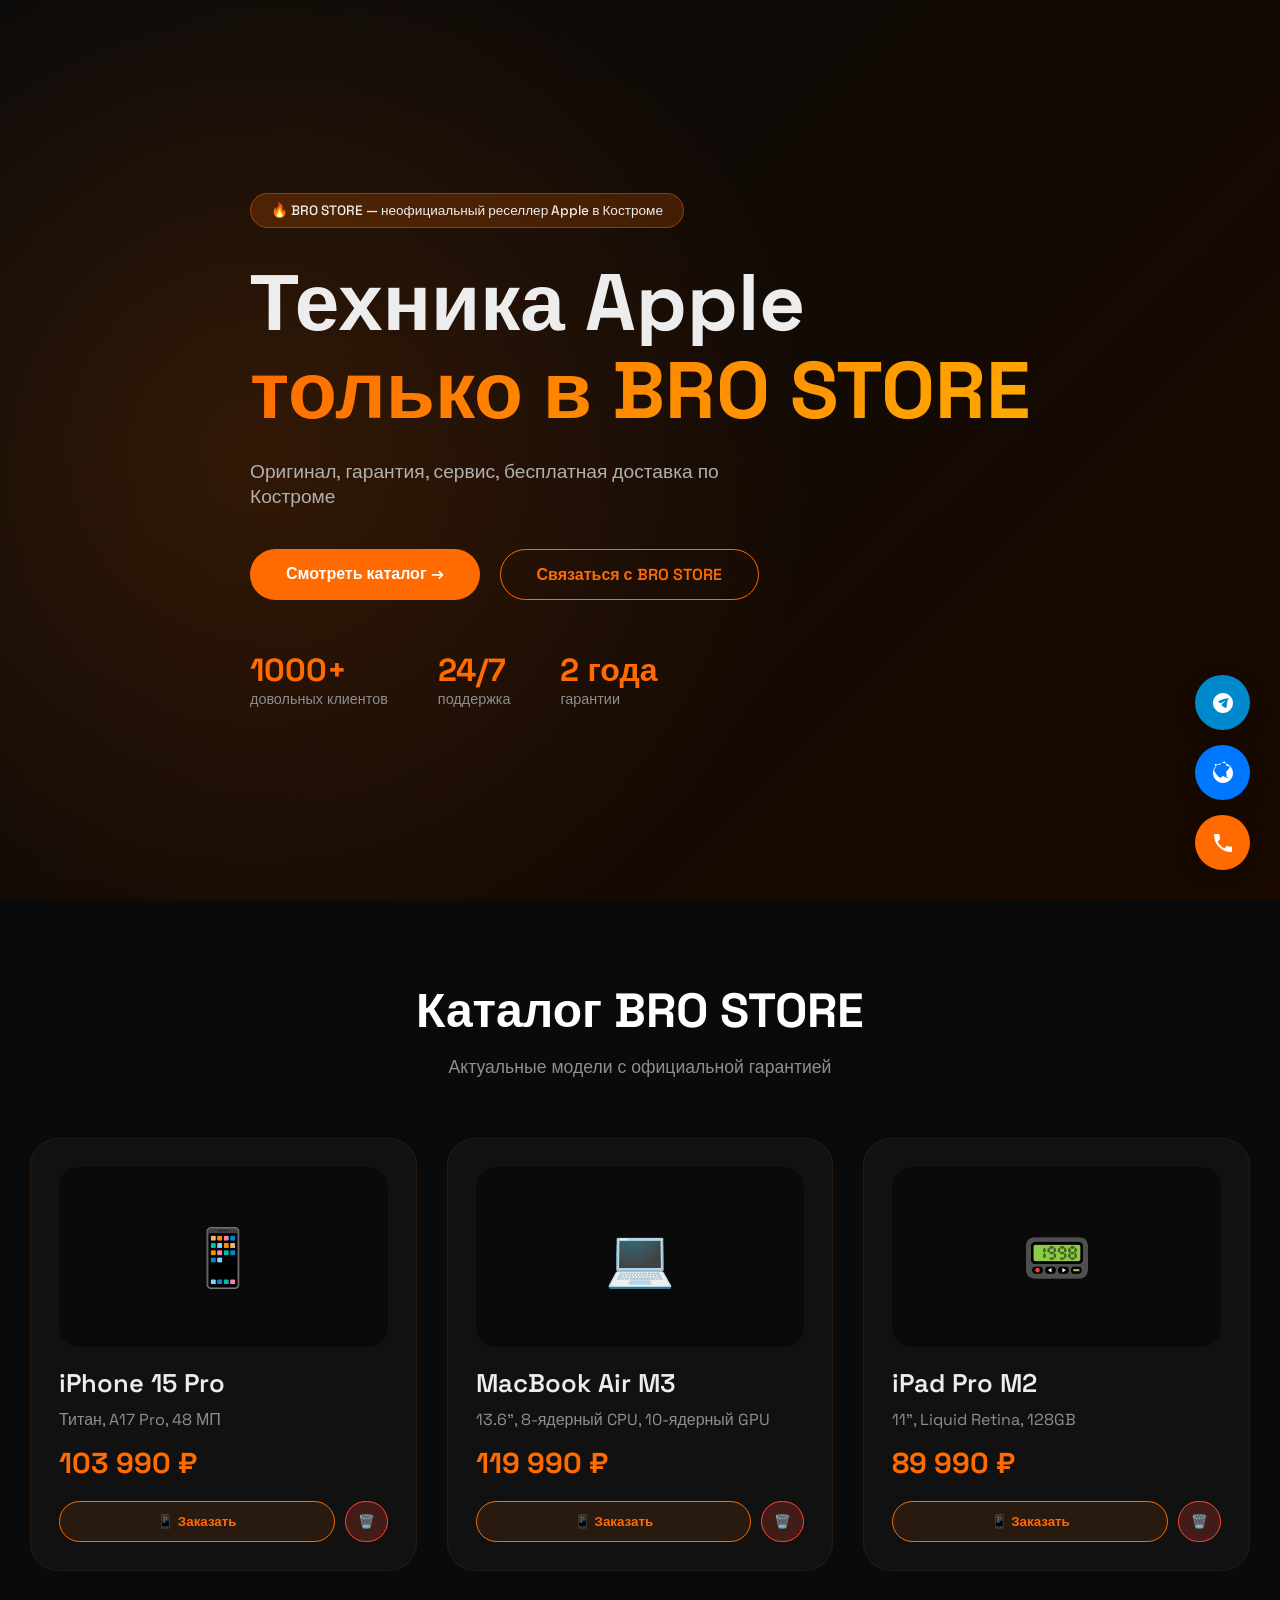
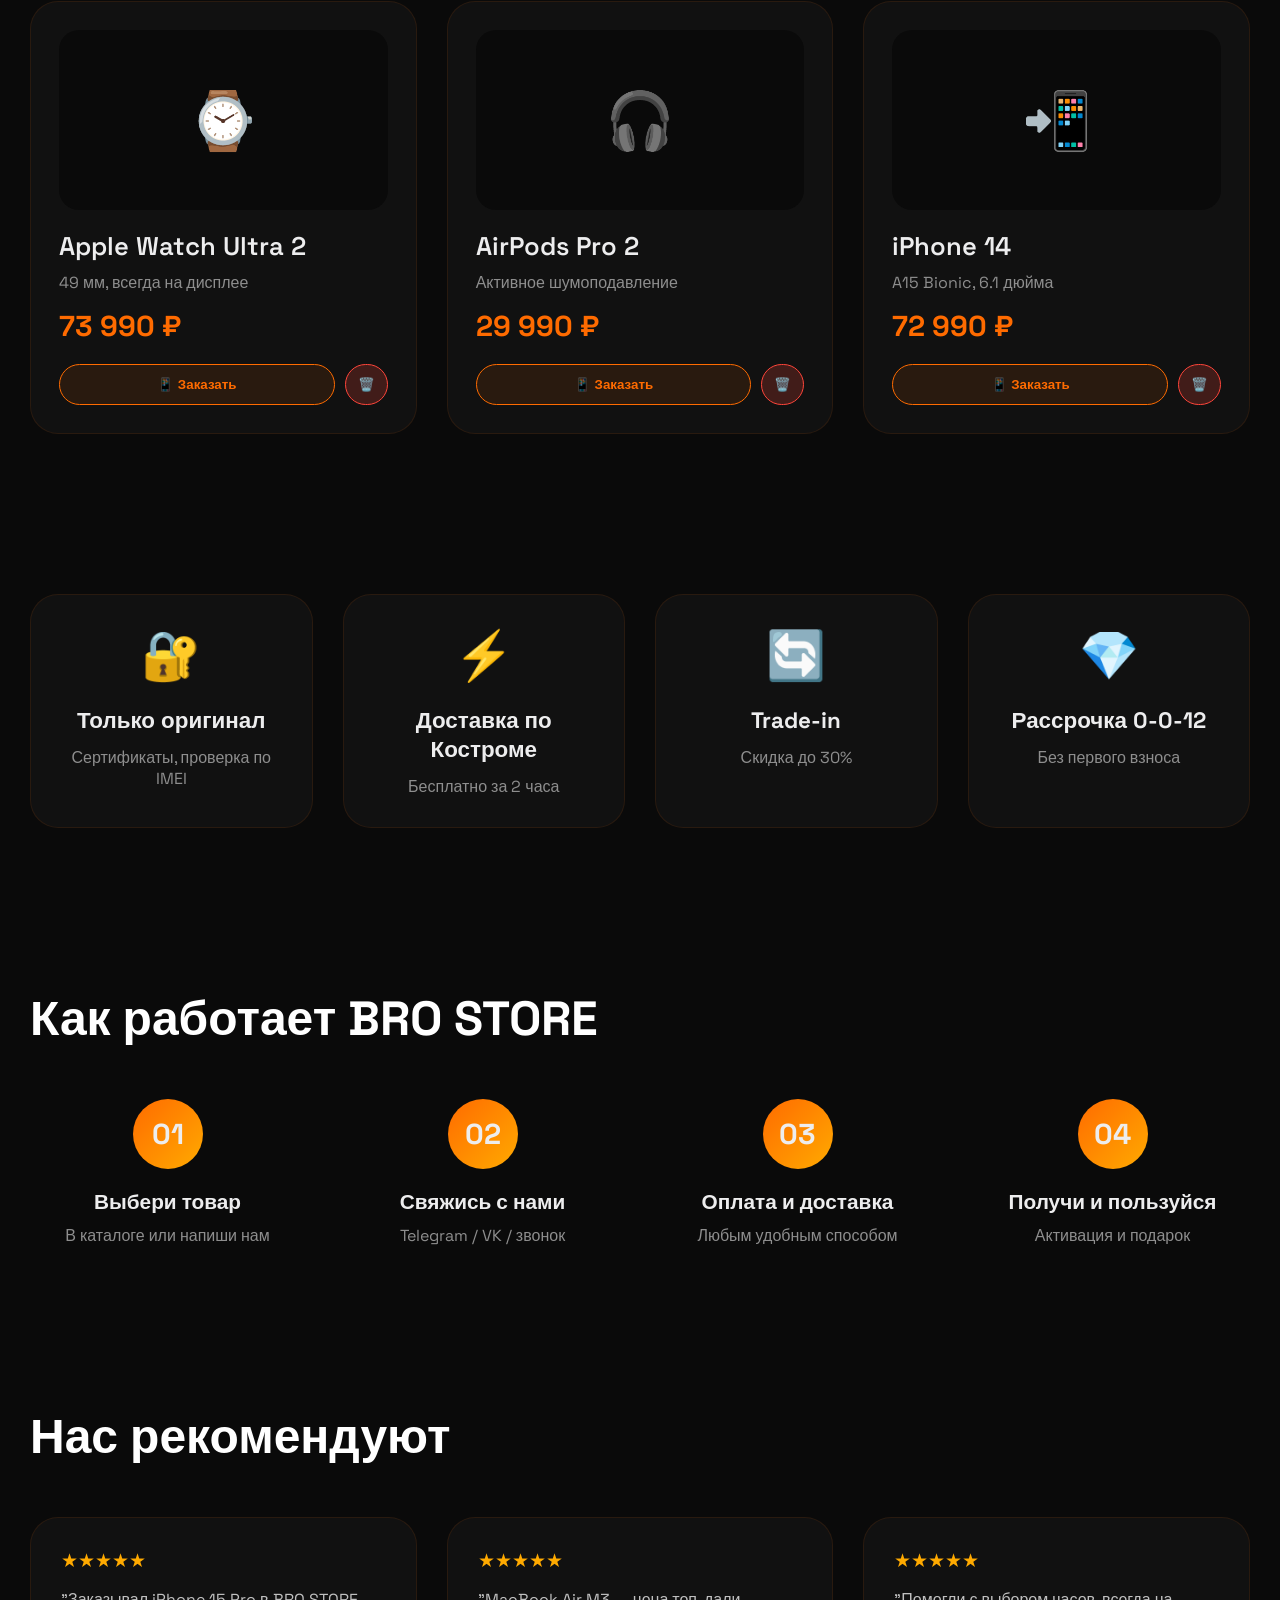
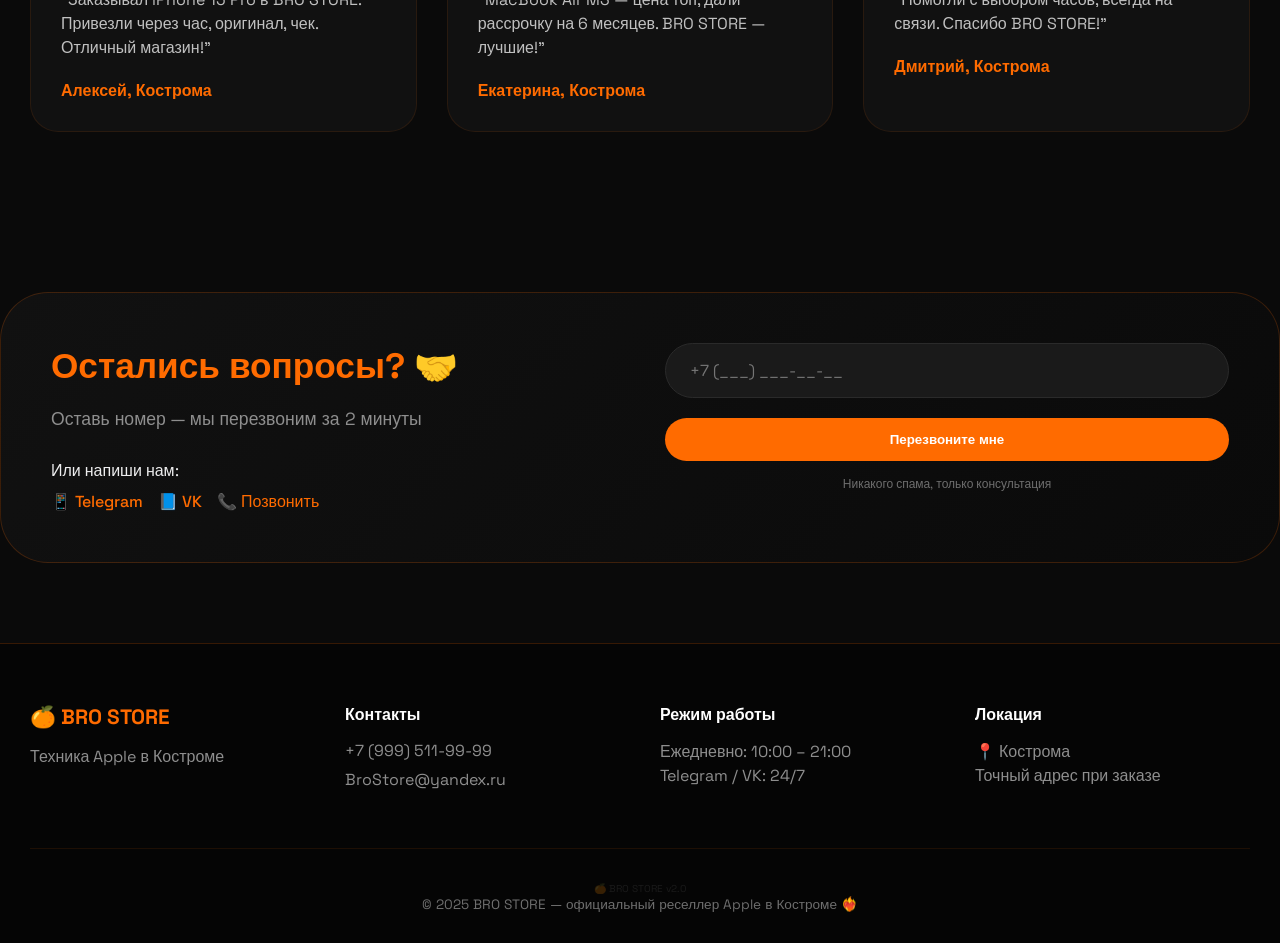
<file: index.html>
<!DOCTYPE html>
<html lang="ru">
<head>
    <meta charset="UTF-8">
    <meta name="viewport" content="width=device-width, initial-scale=1.0">
    <title>BRO STORE | Оранжевая техника Apple в Костроме</title>
    <link rel="stylesheet" href="style.css">
    <link href="https://fonts.googleapis.com/css2?family=Space+Grotesk:wght@300;400;500;600;700&display=swap" rel="stylesheet">
</head>
<body>

    <!-- КНОПКИ МЕССЕНДЖЕРОВ (Telegram + VK) -->
    <div class="floating-messengers">
        <a href="https://t.me/bro_store_apple" target="_blank" class="messenger-btn tg" title="Telegram">
            <svg viewBox="0 0 24 24" width="24" height="24"><path fill="white" d="M12 2C6.48 2 2 6.48 2 12s4.48 10 10 10 10-4.48 10-10S17.52 2 12 2zm4.64 6.8c-.15 1.58-.8 5.42-1.13 7.19-.14.75-.42 1-.68 1.03-.58.05-1.02-.38-1.58-.75-.88-.6-1.38-.97-2.23-1.56-.99-.69-.35-1.07.22-1.69.15-.15 2.76-2.53 2.81-2.74.01-.03.02-.14-.06-.2-.08-.06-.2-.04-.28-.02-.12.02-2.02 1.28-2.85 1.81-.27.18-.52.27-.74.27-.24 0-.63-.12-.93-.22-.37-.12-.83-.26-1.2-.41-.47-.19-.85-.46-.75-.94.05-.26.39-.53.98-.81 1.97-.86 4.42-1.7 6.44-2.22 1.52-.39 1.83-.32 2.18-.32.2 0 .51.05.74.27.16.15.21.36.18.57z"/></svg>
        </a>
        <a href="https://vk.me/bro_store_apple" target="_blank" class="messenger-btn vk" title="VK">
            <svg viewBox="0 0 24 24" width="24" height="24" fill="white"><path d="M12 2C6.48 2 2 6.48 2 12s4.48 10 10 10 10-4.48 10-10S17.52 2 12 2zm5.48 15.2c-.2.2-.5.2-.9.1-1.2-.3-2.4-1-3.5-1.8-.3-.2-.6-.4-.9-.5-.3-.1-.5 0-.7.2l-1.5 1.4c-.2.2-.4.3-.7.1-1.2-.6-2.2-1.5-3.1-2.5-1.5-1.5-2.5-3.2-3.2-5.1-.1-.3 0-.5.2-.7l1.3-1.3c.2-.2.3-.5.2-.8l-.8-2.3c-.1-.3 0-.6.2-.8.2-.2.5-.3.8-.1l2.3.9c.3.1.6.1.9-.1l4.5-3.2c.3-.2.7-.2 1-.1.3.1.5.4.6.7l.9 2.8c.1.3.3.5.6.6l2.5.7c.3.1.5.3.6.6.1.3 0 .6-.2.8l-3.2 3.8c-.2.2-.3.5-.2.8.3 1.1.4 2.2.3 3.3 0 .4-.1.7-.3.9z"/></svg>
        </a>
        <a href="tel:+79995119999" class="messenger-btn call" title="Позвонить">
            <svg viewBox="0 0 24 24" width="24" height="24"><path fill="white" d="M6.62 10.79c1.44 2.83 3.76 5.14 6.59 6.59l2.2-2.2c.27-.27.67-.36 1.02-.24 1.12.37 2.33.57 3.57.57.55 0 1 .45 1 1V20c0 .55-.45 1-1 1-9.39 0-17-7.61-17-17 0-.55.45-1 1-1h3.5c.55 0 1 .45 1 1 0 1.25.2 2.45.57 3.57.11.35.03.74-.25 1.02l-2.2 2.2z"/></svg>
        </a>
    </div>

    <!-- HERO -->
    <section class="hero">
        <div class="hero-bg-animation"></div>
        <div class="container hero-content">
            <div class="hero-badge">🔥 BRO STORE — неофициальный реселлер Apple в Костроме</div>
            <h1 class="hero-title">Техника Apple<br><span class="gradient-text">только в BRO STORE</span></h1>
            <p class="hero-description">Оригинал, гарантия, сервис, бесплатная доставка по Костроме</p>
            <div class="hero-buttons">
                <a href="#catalog" class="btn-primary">Смотреть каталог →</a>
                <a href="#contact" class="btn-secondary">Связаться с BRO STORE</a>
            </div>
            <div class="hero-stats">
                <div class="stat"><span>1000+</span><p>довольных клиентов</p></div>
                <div class="stat"><span>24/7</span><p>поддержка</p></div>
                <div class="stat"><span>2 года</span><p>гарантии</p></div>
            </div>
        </div>
    </section>

    <!-- АДМИН-ПАНЕЛЬ (СКРЫТА) -->
    <section class="admin-panel" id="adminPanel">
        <div class="container">
            <div class="admin-header">
                <h2>🛠️ BRO STORE — управление</h2>
                <p>Добавляй, удаляй и меняй товары</p>
            </div>
            <div class="admin-form">
                <input type="text" id="productName" placeholder="Название (iPhone 15 Pro)" class="admin-input">
                <input type="text" id="productDesc" placeholder="Описание (Титан, A17 Pro)" class="admin-input">
                <input type="text" id="productPrice" placeholder="Цена (103 990 ₽)" class="admin-input">
                <select id="productCategory" class="admin-input">
                    <option value="iPhone">iPhone</option>
                    <option value="Mac">Mac</option>
                    <option value="iPad">iPad</option>
                    <option value="Watch">Watch</option>
                    <option value="Audio">Audio</option>
                </select>
                <button onclick="addProduct()" class="btn-primary">➕ Добавить товар</button>
                <button onclick="logoutAdmin()" class="btn-logout">🚪 Выйти из панели</button>
            </div>
        </div>
    </section>

    <!-- КАТАЛОГ -->
    <section id="catalog" class="catalog">
        <div class="container">
            <div class="section-header">
                <h2 class="section-title">Каталог BRO STORE</h2>
                <p class="section-subtitle">Актуальные модели с официальной гарантией</p>
            </div>
            <div class="products-grid" id="productsGrid">
                <!-- товары из JS -->
            </div>
        </div>
    </section>

    <!-- ПРЕИМУЩЕСТВА -->
    <section class="features">
        <div class="container">
            <div class="features-grid">
                <div class="feature-card">
                    <div class="feature-icon">🔐</div>
                    <h3>Только оригинал</h3>
                    <p>Сертификаты, проверка по IMEI</p>
                </div>
                <div class="feature-card">
                    <div class="feature-icon">⚡</div>
                    <h3>Доставка по Костроме</h3>
                    <p>Бесплатно за 2 часа</p>
                </div>
                <div class="feature-card">
                    <div class="feature-icon">🔄</div>
                    <h3>Trade-in</h3>
                    <p>Скидка до 30%</p>
                </div>
                <div class="feature-card">
                    <div class="feature-icon">💎</div>
                    <h3>Рассрочка 0-0-12</h3>
                    <p>Без первого взноса</p>
                </div>
            </div>
        </div>
    </section>

    <!-- КАК МЫ РАБОТАЕМ -->
    <section class="how-it-works">
        <div class="container">
            <h2 class="section-title">Как работает BRO STORE</h2>
            <div class="steps">
                <div class="step">
                    <div class="step-number">01</div>
                    <h3>Выбери товар</h3>
                    <p>В каталоге или напиши нам</p>
                </div>
                <div class="step">
                    <div class="step-number">02</div>
                    <h3>Свяжись с нами</h3>
                    <p>Telegram / VK / звонок</p>
                </div>
                <div class="step">
                    <div class="step-number">03</div>
                    <h3>Оплата и доставка</h3>
                    <p>Любым удобным способом</p>
                </div>
                <div class="step">
                    <div class="step-number">04</div>
                    <h3>Получи и пользуйся</h3>
                    <p>Активация и подарок</p>
                </div>
            </div>
        </div>
    </section>

    <!-- ОТЗЫВЫ -->
    <section class="reviews">
        <div class="container">
            <h2 class="section-title">Нас рекомендуют</h2>
            <div class="reviews-grid">
                <div class="review-card">
                    <div class="review-stars">★★★★★</div>
                    <p>"Заказывал iPhone 15 Pro в BRO STORE. Привезли через час, оригинал, чек. Отличный магазин!"</p>
                    <h4>Алексей, Кострома</h4>
                </div>
                <div class="review-card">
                    <div class="review-stars">★★★★★</div>
                    <p>"MacBook Air M3 — цена топ, дали рассрочку на 6 месяцев. BRO STORE — лучшие!"</p>
                    <h4>Екатерина, Кострома</h4>
                </div>
                <div class="review-card">
                    <div class="review-stars">★★★★★</div>
                    <p>"Помогли с выбором часов, всегда на связи. Спасибо BRO STORE!"</p>
                    <h4>Дмитрий, Кострома</h4>
                </div>
            </div>
        </div>
    </section>

    <!-- ФОРМА СВЯЗИ (ТОЛЬКО ТЕЛЕФОН) -->
    <section id="contact" class="contact">
        <div class="container contact-container">
            <div class="contact-info">
                <h2 class="contact-title">Остались вопросы? 🤝</h2>
                <p class="contact-text">Оставь номер — мы перезвоним за 2 минуты</p>
                <div class="contact-messengers">
                    <p>Или напиши нам:</p>
                    <div class="messenger-links">
                        <a href="https://t.me/bro_store_apple" target="_blank">📱 Telegram</a>
                        <a href="https://vk.me/bro_store_apple" target="_blank">📘 VK</a>
                        <a href="tel:+79995119999" class="call-link">📞 Позвонить</a>
                    </div>
                </div>
            </div>
            <div class="contact-form">
                <form id="callbackForm" onsubmit="event.preventDefault(); alert('Спасибо! Мы свяжемся с вами в ближайшее время.'); this.reset();">
                    <input type="tel" class="form-input" placeholder="+7 (___) ___-__-__" required>
                    <button type="submit" class="btn-primary full-width">Перезвоните мне</button>
                    <p class="form-note">Никакого спама, только консультация</p>
                </form>
            </div>
        </div>
    </section>

    <!-- ФУТЕР -->
    <footer class="footer">
        <div class="container">
            <div class="footer-grid">
                <div>
                    <h3>🍊 BRO STORE</h3>
                    <p>Техника Apple в Костроме</p>
                </div>
                <div>
                    <h4>Контакты</h4>
                    <a href="tel:+79995119999">+7 (999) 511-99-99</a>
                    <a href="mailto:BroStore@yandex.ru">BroStore@yandex.ru</a>
                </div>
                <div>
                    <h4>Режим работы</h4>
                    <p>Ежедневно: 10:00 – 21:00</p>
                    <p>Telegram / VK: 24/7</p>
                </div>
                <div>
                    <h4>Локация</h4>
                    <p>📍 Кострома</p>
                    <p>Точный адрес при заказе</p>
                </div>
            </div>
            <div class="footer-copyright">
                <div id="adminSecretZone" style="cursor: pointer; display: inline-block;" title="зона для админа">
                    <span style="opacity: 0.2; font-size: 10px;">🍊 BRO STORE v2.0</span>
                </div>
                <p>© 2025 BRO STORE — официальный реселлер Apple в Костроме ❤️‍🔥</p>
            </div>
        </div>
    </footer>

    <script>
        // ========== ЗАЩИТА АДМИН-ПАНЕЛИ ==========
        const adminPanel = document.getElementById('adminPanel');
        const secretZone = document.getElementById('adminSecretZone');
        
        adminPanel.style.display = 'none';
        
        function showAdminPanelWithPassword() {
            const password = prompt('🔐 Введите пароль администратора:');
            if (password === 'BRO2025') {
                adminPanel.style.display = 'block';
                adminPanel.scrollIntoView({ behavior: 'smooth', block: 'start' });
                alert('✅ Добро пожаловать в панель управления BRO STORE');
            } else if (password !== null) {
                alert('❌ Неверный пароль');
            }
        }
        
        window.logoutAdmin = function() {
            adminPanel.style.display = 'none';
            alert('🔒 Выход из панели управления');
        }
        
        if (secretZone) {
            secretZone.addEventListener('dblclick', showAdminPanelWithPassword);
        }
        
        // ========== ТОВАРЫ ==========
        let products = JSON.parse(localStorage.getItem('broStoreProducts')) || [
            { id: 1, name: "iPhone 15 Pro", desc: "Титан, A17 Pro, 48 МП", price: "103 990 ₽", category: "iPhone", img: "📱" },
            { id: 2, name: "MacBook Air M3", desc: "13.6\", 8‑ядерный CPU, 10‑ядерный GPU", price: "119 990 ₽", category: "Mac", img: "💻" },
            { id: 3, name: "iPad Pro M2", desc: "11\", Liquid Retina, 128GB", price: "89 990 ₽", category: "iPad", img: "📟" },
            { id: 4, name: "Apple Watch Ultra 2", desc: "49 мм, всегда на дисплее", price: "73 990 ₽", category: "Watch", img: "⌚️" },
            { id: 5, name: "AirPods Pro 2", desc: "Активное шумоподавление", price: "29 990 ₽", category: "Audio", img: "🎧" },
            { id: 6, name: "iPhone 14", desc: "A15 Bionic, 6.1 дюйма", price: "72 990 ₽", category: "iPhone", img: "📲" }
        ];

        function saveProducts() {
            localStorage.setItem('broStoreProducts', JSON.stringify(products));
        }

        function renderProducts() {
            const grid = document.getElementById('productsGrid');
            if (!grid) return;
            grid.innerHTML = products.map(product => `
                <div class="product-card" data-id="${product.id}">
                    <div class="product-image">
                        <div class="image-placeholder" style="font-size: 3.5rem;">${product.img}</div>
                    </div>
                    <h3 class="product-title">${product.name}</h3>
                    <p class="product-desc">${product.desc}</p>
                    <div class="product-price">${product.price}</div>
                    <div class="product-actions">
                        <button class="btn-outline order-btn" onclick="orderViaManager('${product.name.replace(/'/g, "\\'")}')">📱 Заказать</button>
                        <button class="btn-delete" onclick="deleteProduct(${product.id})" title="Удалить товар">🗑️</button>
                    </div>
                </div>
            `).join('');
        }

        window.addProduct = function() {
            const name = document.getElementById('productName').value.trim();
            const desc = document.getElementById('productDesc').value.trim();
            const price = document.getElementById('productPrice').value.trim();
            const category = document.getElementById('productCategory').value;
            
            if (!name || !desc || !price) {
                alert('⚠️ Заполните все поля!');
                return;
            }
            
            const newId = products.length > 0 ? Math.max(...products.map(p => p.id)) + 1 : 7;
            const emojiMap = { iPhone: "📱", Mac: "💻", iPad: "📟", Watch: "⌚️", Audio: "🎧" };
            
            products.push({
                id: newId,
                name: name,
                desc: desc,
                price: price,
                category: category,
                img: emojiMap[category] || "📱"
            });
            
            saveProducts();
            renderProducts();
            
            document.getElementById('productName').value = '';
            document.getElementById('productDesc').value = '';
            document.getElementById('productPrice').value = '';
            alert('✅ Товар добавлен в каталог BRO STORE');
        }
        
        window.deleteProduct = function(id) {
            if (confirm('🗑️ Удалить товар?')) {
                products = products.filter(p => p.id !== id);
                saveProducts();
                renderProducts();
                alert('Товар удалён');
            }
        }
        
        window.orderViaManager = function(productName) {
            const message = `Здравствуйте! Хочу заказать ${productName} в BRO STORE. Доставка в Кострому.`;
            const encodedMessage = encodeURIComponent(message);
            window.open(`https://t.me/bro_store_apple?text=${encodedMessage}`, '_blank');
        }
        
        // ========== АНИМАЦИЯ ==========
        const observerOptions = { threshold: 0.1, rootMargin: "0px 0px -50px 0px" };
        const observer = new IntersectionObserver((entries) => {
            entries.forEach(entry => {
                if (entry.isIntersecting) {
                    entry.target.style.opacity = '1';
                    entry.target.style.transform = 'translateY(0)';
                }
            });
        }, observerOptions);
        
        document.querySelectorAll('.product-card, .feature-card, .step, .review-card, .contact-container').forEach(el => {
            el.style.opacity = '0';
            el.style.transform = 'translateY(30px)';
            el.style.transition = 'opacity 0.6s cubic-bezier(0.2, 0.9, 0.4, 1.1), transform 0.6s ease';
            observer.observe(el);
        });
        
        renderProducts();
    </script>
</body>
</html>
</file>
<file: style.css>
* {
    margin: 0;
    padding: 0;
    box-sizing: border-box;
}

body {
    font-family: 'Space Grotesk', sans-serif;
    background: #0a0a0a;
    color: #ededee;
    scroll-behavior: smooth;
    overflow-x: hidden;
}

.container {
    max-width: 1300px;
    margin: 0 auto;
    padding: 0 30px;
}

/* ========== ПЛАВАЮЩИЕ МЕССЕНДЖЕРЫ ========== */
.floating-messengers {
    position: fixed;
    bottom: 30px;
    right: 30px;
    display: flex;
    flex-direction: column;
    gap: 15px;
    z-index: 1000;
    .vk { background: #0077ff; }
}

.messenger-btn {
    width: 55px;
    height: 55px;
    border-radius: 50%;
    display: flex;
    align-items: center;
    justify-content: center;
    transition: all 0.3s ease;
    box-shadow: 0 8px 20px rgba(0,0,0,0.3);
    cursor: pointer;
}

.messenger-btn:hover {
    transform: scale(1.1);
}

.tg { background: #0088cc; }
.vb { background: #7360f2; }
.call { background: #ff6b00; }

/* ========== HERO ========== */
.hero {
    position: relative;
    min-height: 100vh;
    display: flex;
    align-items: center;
    overflow: hidden;
    background: linear-gradient(135deg, #0a0a0a 0%, #1a0a00 100%);
}

.hero-bg-animation {
    position: absolute;
    width: 100%;
    height: 100%;
    background: radial-gradient(circle at 20% 50%, rgba(255,107,0,0.15) 0%, transparent 50%);
    animation: pulse 8s ease-in-out infinite;
}

@keyframes pulse {
    0%, 100% { opacity: 0.5; transform: scale(1); }
    50% { opacity: 1; transform: scale(1.05); }
}

.hero-content {
    position: relative;
    z-index: 2;
}

.hero-badge {
    display: inline-block;
    background: rgba(255,107,0,0.2);
    backdrop-filter: blur(10px);
    padding: 8px 20px;
    border-radius: 40px;
    font-size: 0.85rem;
    font-weight: 500;
    margin-bottom: 30px;
    border: 1px solid rgba(255,107,0,0.4);
}

.hero-title {
    font-size: 5rem;
    font-weight: 700;
    line-height: 1.1;
    margin-bottom: 25px;
}

.gradient-text {
    background: linear-gradient(135deg, #ff6b00, #ffaa00);
    background-clip: text;
    -webkit-background-clip: text;
    color: transparent;
}

.hero-description {
    font-size: 1.2rem;
    color: #b0b0b0;
    margin-bottom: 40px;
    max-width: 550px;
}

.hero-buttons {
    display: flex;
    gap: 20px;
    margin-bottom: 50px;
    flex-wrap: wrap;
}

.btn-primary {
    background: #ff6b00;
    padding: 14px 36px;
    border-radius: 50px;
    font-weight: 600;
    text-decoration: none;
    color: white;
    transition: all 0.3s;
    display: inline-block;
    border: none;
    cursor: pointer;
}

.btn-primary:hover {
    background: #e05f00;
    transform: translateY(-2px);
    box-shadow: 0 10px 25px rgba(255,107,0,0.3);
}

.btn-secondary {
    background: transparent;
    border: 1.5px solid #ff6b00;
    padding: 14px 36px;
    border-radius: 50px;
    font-weight: 600;
    text-decoration: none;
    color: #ff6b00;
    transition: all 0.3s;
}

.btn-secondary:hover {
    background: rgba(255,107,0,0.1);
    transform: translateY(-2px);
}

.hero-stats {
    display: flex;
    gap: 50px;
}

.stat span {
    font-size: 2rem;
    font-weight: 700;
    color: #ff6b00;
}

.stat p {
    color: #8e8e8e;
    font-size: 0.9rem;
}

/* ========== АДМИН-ПАНЕЛЬ ========== */
.admin-panel {
    background: #111111;
    padding: 50px 0;
    border-bottom: 1px solid rgba(255,107,0,0.2);
    display: none;
}

.admin-header {
    text-align: center;
    margin-bottom: 30px;
}

.admin-header h2 {
    font-size: 2rem;
    margin-bottom: 10px;
    color: #ff6b00;
}

.admin-form {
    display: flex;
    flex-wrap: wrap;
    gap: 15px;
    justify-content: center;
}

.admin-input {
    background: #1a1a1a;
    border: 1px solid #2a2a2a;
    padding: 14px 20px;
    border-radius: 50px;
    color: white;
    font-family: inherit;
    min-width: 200px;
}

.admin-input:focus {
    outline: none;
    border-color: #ff6b00;
}

.btn-logout {
    background: #ff453a;
    padding: 14px 28px;
    border-radius: 50px;
    font-weight: 600;
    text-decoration: none;
    color: white;
    transition: all 0.3s;
    display: inline-block;
    border: none;
    cursor: pointer;
}

.btn-logout:hover {
    background: #cc3a30;
    transform: translateY(-2px);
}

/* ========== КАТАЛОГ ========== */
.catalog {
    padding: 80px 0;
}

.section-header {
    text-align: center;
    margin-bottom: 60px;
}

.section-title {
    font-size: 3rem;
    font-weight: 700;
    margin-bottom: 15px;
    color: #ffffff;
}

.section-subtitle {
    color: #8e8e8e;
    font-size: 1.1rem;
}

.products-grid {
    display: grid;
    grid-template-columns: repeat(auto-fill, minmax(300px, 1fr));
    gap: 30px;
}

.product-card {
    background: #111111;
    border-radius: 28px;
    padding: 28px;
    transition: all 0.4s;
    border: 1px solid rgba(255,107,0,0.1);
    position: relative;
}

.product-card:hover {
    transform: translateY(-10px);
    border-color: rgba(255,107,0,0.5);
    box-shadow: 0 25px 40px rgba(0,0,0,0.5);
}

.product-image {
    height: 180px;
    display: flex;
    align-items: center;
    justify-content: center;
    background: #0a0a0a;
    border-radius: 20px;
    margin-bottom: 20px;
}

.product-title {
    font-size: 1.6rem;
    font-weight: 600;
    margin-bottom: 10px;
}

.product-desc {
    color: #8e8e8e;
    margin-bottom: 15px;
}

.product-price {
    font-size: 1.8rem;
    font-weight: 700;
    color: #ff6b00;
    margin-bottom: 20px;
}

.product-actions {
    display: flex;
    gap: 10px;
}

.btn-outline {
    flex: 1;
    background: rgba(255,107,0,0.1);
    border: 1px solid #ff6b00;
    padding: 12px;
    border-radius: 40px;
    color: #ff6b00;
    font-weight: 600;
    cursor: pointer;
    transition: 0.3s;
}

.btn-outline:hover {
    background: #ff6b00;
    color: white;
}

.btn-delete {
    background: rgba(255,69,58,0.2);
    border: 1px solid #ff453a;
    padding: 12px;
    border-radius: 40px;
    cursor: pointer;
    color: #ff453a;
    transition: 0.3s;
}

.btn-delete:hover {
    background: #ff453a;
    color: white;
}

/* ========== ПРЕИМУЩЕСТВА ========== */
.features {
    padding: 80px 0;
    background: #0a0a0a;
}

.features-grid {
    display: grid;
    grid-template-columns: repeat(auto-fit, minmax(250px, 1fr));
    gap: 30px;
}

.feature-card {
    text-align: center;
    padding: 30px;
    background: #111111;
    border-radius: 28px;
    transition: 0.3s;
    border: 1px solid rgba(255,107,0,0.1);
}

.feature-card:hover {
    transform: translateY(-5px);
    border-color: rgba(255,107,0,0.3);
}

.feature-icon {
    font-size: 3rem;
    margin-bottom: 20px;
}

.feature-card h3 {
    font-size: 1.4rem;
    margin-bottom: 12px;
}

.feature-card p {
    color: #8e8e8e;
}

/* ========== ЭТАПЫ ========== */
.how-it-works {
    padding: 80px 0;
}

.steps {
    display: grid;
    grid-template-columns: repeat(auto-fit, minmax(220px, 1fr));
    gap: 40px;
    margin-top: 50px;
}

.step {
    text-align: center;
}

.step-number {
    width: 70px;
    height: 70px;
    background: linear-gradient(135deg, #ff6b00, #ffaa00);
    border-radius: 50%;
    display: flex;
    align-items: center;
    justify-content: center;
    font-size: 1.8rem;
    font-weight: 700;
    margin: 0 auto 20px;
}

.step h3 {
    font-size: 1.3rem;
    margin-bottom: 10px;
}

.step p {
    color: #8e8e8e;
}

/* ========== ОТЗЫВЫ ========== */
.reviews {
    padding: 80px 0;
    background: #0a0a0a;
}

.reviews-grid {
    display: grid;
    grid-template-columns: repeat(auto-fit, minmax(300px, 1fr));
    gap: 30px;
    margin-top: 50px;
}

.review-card {
    background: #111111;
    padding: 30px;
    border-radius: 28px;
    border: 1px solid rgba(255,107,0,0.1);
}

.review-stars {
    color: #ffaa00;
    font-size: 1.2rem;
    margin-bottom: 15px;
}

.review-card p {
    line-height: 1.5;
    margin-bottom: 20px;
    color: #c0c0c0;
}

.review-card h4 {
    color: #ff6b00;
}

/* ========== КОНТАКТЫ ========== */
.contact {
    padding: 80px 0;
}

.contact-container {
    display: flex;
    flex-wrap: wrap;
    gap: 50px;
    background: linear-gradient(135deg, #111111, #0a0a0a);
    border-radius: 48px;
    padding: 50px;
    border: 1px solid rgba(255,107,0,0.2);
}

.contact-info {
    flex: 1;
}

.contact-title {
    font-size: 2.2rem;
    margin-bottom: 20px;
    color: #ff6b00;
}

.contact-text {
    color: #8e8e8e;
    font-size: 1.1rem;
    margin-bottom: 25px;
}

.contact-messengers {
    margin-top: 30px;
}

.messenger-links {
    display: flex;
    gap: 15px;
    margin-top: 10px;
    flex-wrap: wrap;
}

.messenger-links a {
    color: #ff6b00;
    text-decoration: none;
    font-weight: 500;
}

.messenger-links a:hover {
    text-decoration: underline;
}

.call-link {
    color: #ff6b00 !important;
}

.contact-form {
    flex: 1;
}

.form-input {
    width: 100%;
    background: #1a1a1a;
    border: 1px solid #2a2a2a;
    padding: 16px 24px;
    border-radius: 60px;
    color: white;
    font-family: inherit;
    font-size: 1rem;
    margin-bottom: 20px;
}

.form-input:focus {
    outline: none;
    border-color: #ff6b00;
}

.full-width {
    width: 100%;
}

.form-note {
    font-size: 0.75rem;
    color: #6e6e6e;
    text-align: center;
    margin-top: 15px;
}

/* ========== ФУТЕР ========== */
.footer {
    background: #050505;
    padding: 60px 0 30px;
    border-top: 1px solid rgba(255,107,0,0.2);
}

.footer-grid {
    display: grid;
    grid-template-columns: repeat(auto-fit, minmax(200px, 1fr));
    gap: 40px;
    margin-bottom: 50px;
}

.footer-grid h3 {
    font-size: 1.3rem;
    margin-bottom: 15px;
    color: #ff6b00;
}

.footer-grid h4 {
    margin-bottom: 15px;
    color: #ffffff;
}

.footer-grid a {
    display: block;
    color: #8e8e8e;
    text-decoration: none;
    margin-bottom: 8px;
    transition: color 0.2s;
}

.footer-grid a:hover {
    color: #ff6b00;
}

.footer-grid p {
    color: #8e8e8e;
    line-height: 1.5;
}

.footer-copyright {
    text-align: center;
    padding-top: 30px;
    border-top: 1px solid rgba(255,107,0,0.1);
    color: #6e6e6e;
    font-size: 0.85rem;
}

/* ========== АДАПТИВ ========== */
@media (max-width: 768px) {
    .hero-title {
        font-size: 2.5rem;
    }
    .section-title {
        font-size: 2rem;
    }
    .hero-stats {
        flex-direction: column;
        gap: 15px;
    }
    .contact-container {
        padding: 30px;
    }
    .admin-form {
        flex-direction: column;
        padding: 0 20px;
    }
    .products-grid {
        grid-template-columns: 1fr;
    }
}
</file>
